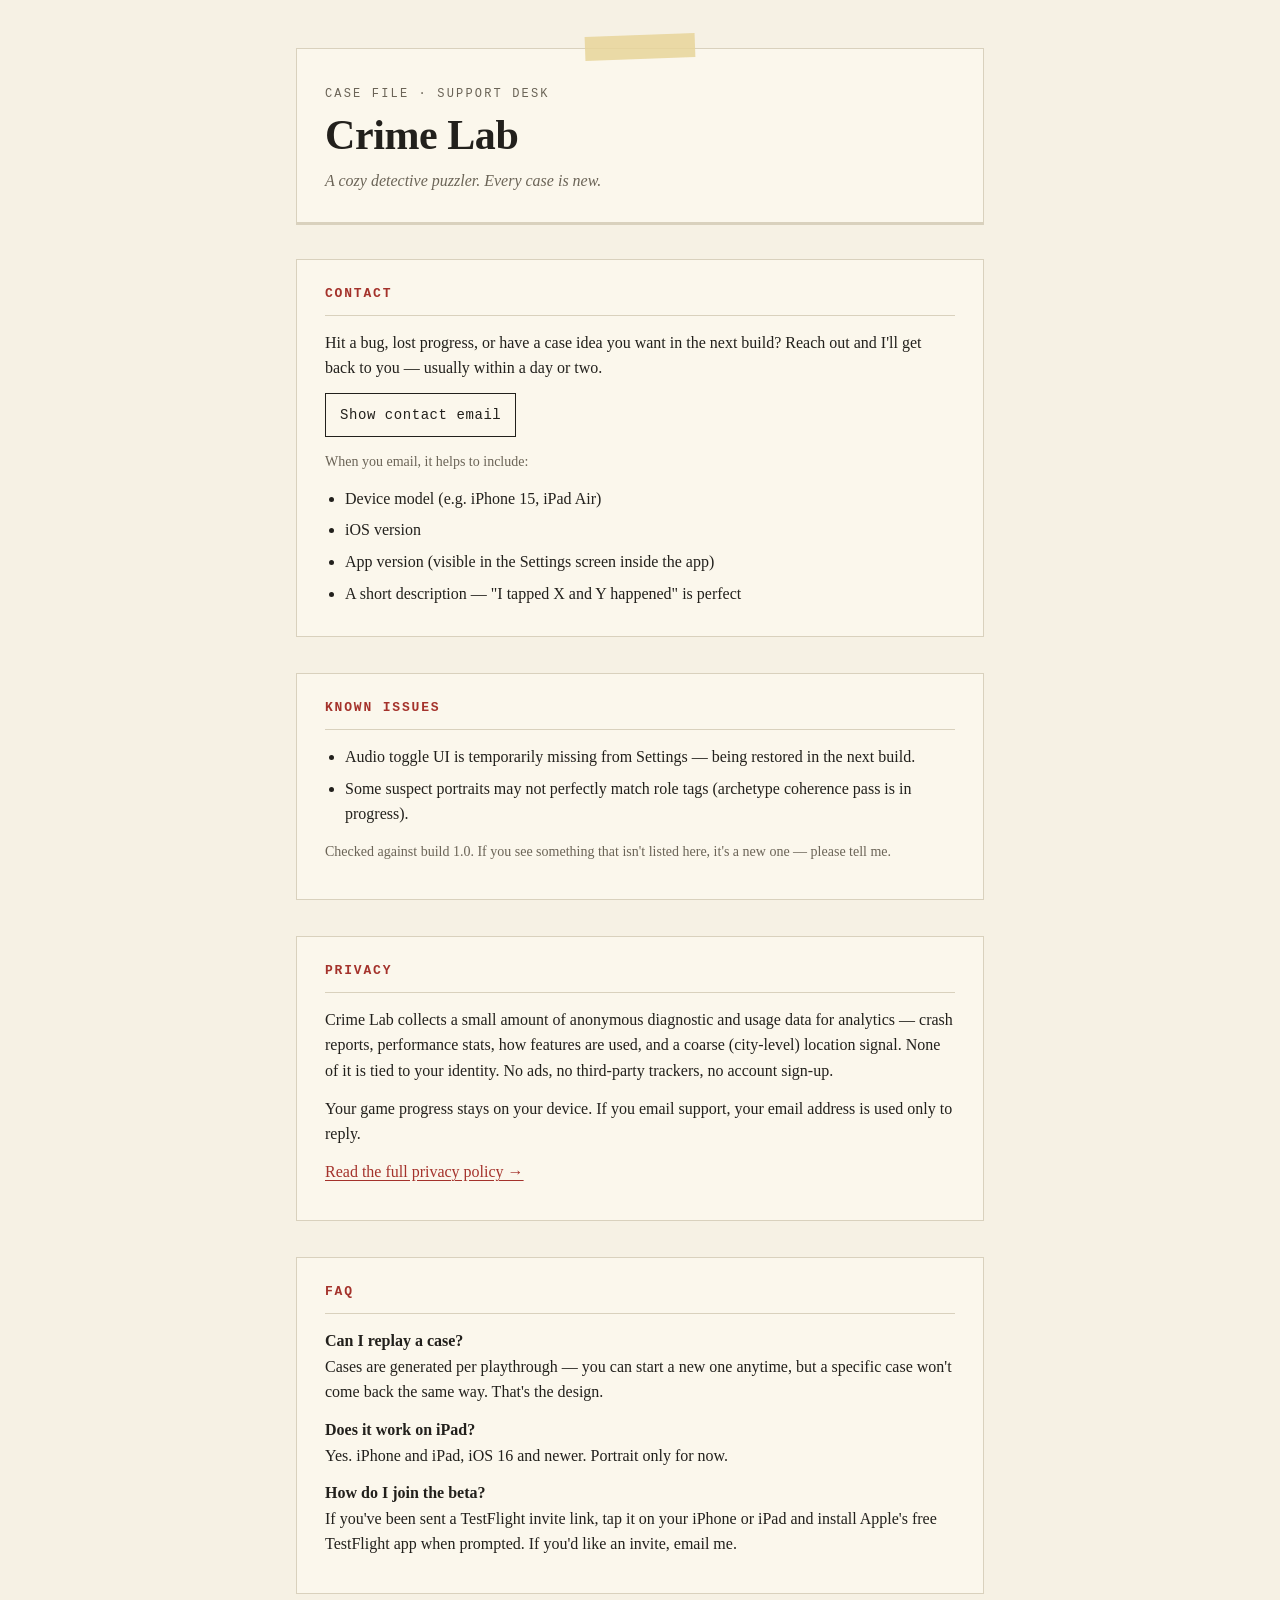
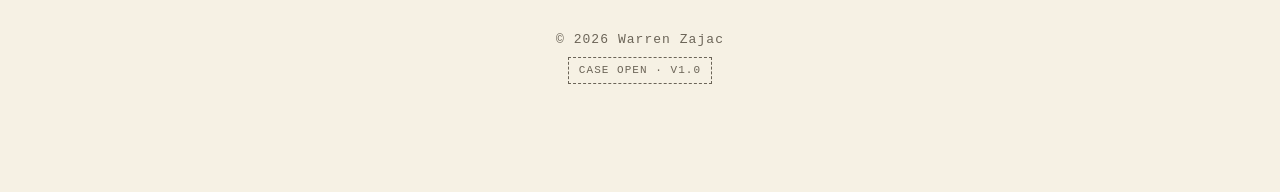
<file: index.html>
<!doctype html>
<html lang="en">
<head>
<meta charset="utf-8">
<meta name="viewport" content="width=device-width,initial-scale=1">
<title>Crime Lab — Support</title>
<meta name="description" content="Support, contact and known issues for Crime Lab, a cozy detective puzzler for iPhone and iPad.">
<meta name="robots" content="noai, noimageai">
<meta name="GPTBot" content="noindex">
<meta name="ClaudeBot" content="noindex">
<meta name="Google-Extended" content="noindex">
<style>
  :root {
    --bg: #f6f1e4;
    --paper: #fbf7ec;
    --ink: #22201c;
    --muted: #6b6457;
    --accent: #a4322b;
    --rule: #d9d1bd;
    --tape: #e8d59a;
  }
  @media (prefers-color-scheme: dark) {
    :root:not([data-theme="light"]) {
      --bg: #15130f;
      --paper: #1c1a16;
      --ink: #ede7d6;
      --muted: #9a9282;
      --accent: #e26b60;
      --rule: #2e2a22;
      --tape: #5a4a26;
    }
  }
  :root[data-theme="dark"] {
    --bg: #15130f;
    --paper: #1c1a16;
    --ink: #ede7d6;
    --muted: #9a9282;
    --accent: #e26b60;
    --rule: #2e2a22;
    --tape: #5a4a26;
  }
  * { box-sizing: border-box; }
  html, body { margin: 0; padding: 0; }
  body {
    background: var(--bg);
    color: var(--ink);
    font-family: Georgia, "Iowan Old Style", "Palatino Linotype", serif;
    line-height: 1.6;
    -webkit-font-smoothing: antialiased;
  }
  .wrap {
    max-width: 720px;
    margin: 0 auto;
    padding: 48px 16px 96px;
  }
  header {
    position: relative;
    background: var(--paper);
    border: 1px solid var(--rule);
    padding: 36px 28px 28px;
    box-shadow: 0 2px 0 var(--rule);
  }
  header::before {
    content: "";
    position: absolute;
    top: -14px; left: 50%;
    transform: translateX(-50%) rotate(-2deg);
    width: 110px; height: 24px;
    background: var(--tape);
    opacity: 0.85;
  }
  .eyebrow {
    font-family: "Courier New", monospace;
    letter-spacing: 0.18em;
    text-transform: uppercase;
    font-size: 12px;
    color: var(--muted);
    margin: 0 0 8px;
  }
  h1 {
    font-size: 42px;
    line-height: 1.1;
    margin: 0 0 10px;
    letter-spacing: -0.01em;
  }
  .tagline {
    color: var(--muted);
    margin: 0;
    font-style: italic;
  }
  section {
    margin-top: 36px;
    background: var(--paper);
    border: 1px solid var(--rule);
    padding: 24px 28px;
  }
  h2 {
    font-family: "Courier New", monospace;
    text-transform: uppercase;
    letter-spacing: 0.14em;
    font-size: 13px;
    color: var(--accent);
    margin: 0 0 14px;
    padding-bottom: 10px;
    border-bottom: 1px solid var(--rule);
  }
  p { margin: 0 0 12px; }
  a {
    color: var(--accent);
    text-decoration: underline;
    text-underline-offset: 3px;
  }
  a:hover { text-decoration-thickness: 2px; }
  ul { padding-left: 20px; margin: 0 0 4px; }
  li { margin-bottom: 6px; }
  .contact {
    display: inline-block;
    padding: 10px 14px;
    border: 1px solid var(--ink);
    color: var(--ink);
    text-decoration: none;
    font-family: "Courier New", monospace;
    font-size: 14px;
    letter-spacing: 0.04em;
    transition: background .15s, color .15s;
  }
  .contact:hover {
    background: var(--ink);
    color: var(--paper);
  }
  .meta {
    margin-top: 36px;
    text-align: center;
    color: var(--muted);
    font-size: 13px;
    font-family: "Courier New", monospace;
    letter-spacing: 0.08em;
  }
  .stamp {
    display: inline-block;
    margin-top: 6px;
    padding: 4px 10px;
    border: 1px dashed var(--muted);
    text-transform: uppercase;
    font-size: 11px;
  }
</style>
</head>
<body>
<div class="wrap">

  <header>
    <p class="eyebrow">Case File · Support Desk</p>
    <h1>Crime Lab</h1>
    <p class="tagline">A cozy detective puzzler. Every case is new.</p>
  </header>

  <section>
    <h2>Contact</h2>
    <p>Hit a bug, lost progress, or have a case idea you want in the next build? Reach out and I'll get back to you — usually within a day or two.</p>
    <p>
      <a id="contact-link" class="contact" href="#" rel="nofollow noindex noai">
        <span id="contact-label">Show contact email</span>
      </a>
    </p>
    <noscript>
      <p style="color:var(--muted);font-size:14px">JavaScript is disabled. Contact: <em>tweeter underscore like five oh at icloud dot com</em></p>
    </noscript>
    <p style="margin-top:14px;color:var(--muted);font-size:14px">When you email, it helps to include:</p>
    <ul>
      <li>Device model (e.g. iPhone 15, iPad Air)</li>
      <li>iOS version</li>
      <li>App version (visible in the Settings screen inside the app)</li>
      <li>A short description — "I tapped X and Y happened" is perfect</li>
    </ul>
  </section>

  <section>
    <h2>Known Issues</h2>
    <ul>
      <li>Audio toggle UI is temporarily missing from Settings — being restored in the next build.</li>
      <li>Some suspect portraits may not perfectly match role tags (archetype coherence pass is in progress).</li>
    </ul>
    <p style="color:var(--muted);font-size:14px;margin-top:14px">Checked against build 1.0. If you see something that isn't listed here, it's a new one — please tell me.</p>
  </section>

  <section>
    <h2>Privacy</h2>
    <p>Crime Lab collects a small amount of anonymous diagnostic and usage data for analytics &mdash; crash reports, performance stats, how features are used, and a coarse (city-level) location signal. None of it is tied to your identity. No ads, no third-party trackers, no account sign-up.</p>
    <p>Your game progress stays on your device. If you email support, your email address is used only to reply.</p>
    <p><a href="./privacy.html">Read the full privacy policy &rarr;</a></p>
  </section>

  <section>
    <h2>FAQ</h2>
    <p><strong>Can I replay a case?</strong><br>
    Cases are generated per playthrough — you can start a new one anytime, but a specific case won't come back the same way. That's the design.</p>
    <p><strong>Does it work on iPad?</strong><br>
    Yes. iPhone and iPad, iOS 16 and newer. Portrait only for now.</p>
    <p><strong>How do I join the beta?</strong><br>
    If you've been sent a TestFlight invite link, tap it on your iPhone or iPad and install Apple's free TestFlight app when prompted. If you'd like an invite, email me.</p>
  </section>

  <p class="meta">
    &copy; 2026 Warren Zajac<br>
    <span class="stamp">Case Open · v1.0</span>
  </p>

</div>
<script>
  (function () {
    var link = document.getElementById("contact-link");
    var label = document.getElementById("contact-label");
    if (!link || !label) return;
    function rot13(s) {
      return s.replace(/[A-Za-z]/g, function (c) {
        var code = c.charCodeAt(0);
        var base = code >= 97 ? 97 : 65;
        return String.fromCharCode(((code - base + 13) % 26) + base);
      });
    }
    var payload = "gjrrgre_yvxr5b@vpybhq.pbz";
    var subject = String.fromCharCode(63) + "subject=Crime" + String.fromCharCode(37) + "20Lab" + String.fromCharCode(37) + "20Support";
    var revealed = false;
    link.addEventListener("click", function (e) {
      if (!revealed) {
        e.preventDefault();
        var email = rot13(payload);
        link.href = ["mail","to:"].join("") + email + subject;
        label.textContent = email;
        revealed = true;
      }
    });
  })();
</script>
</body>
</html>
</file>
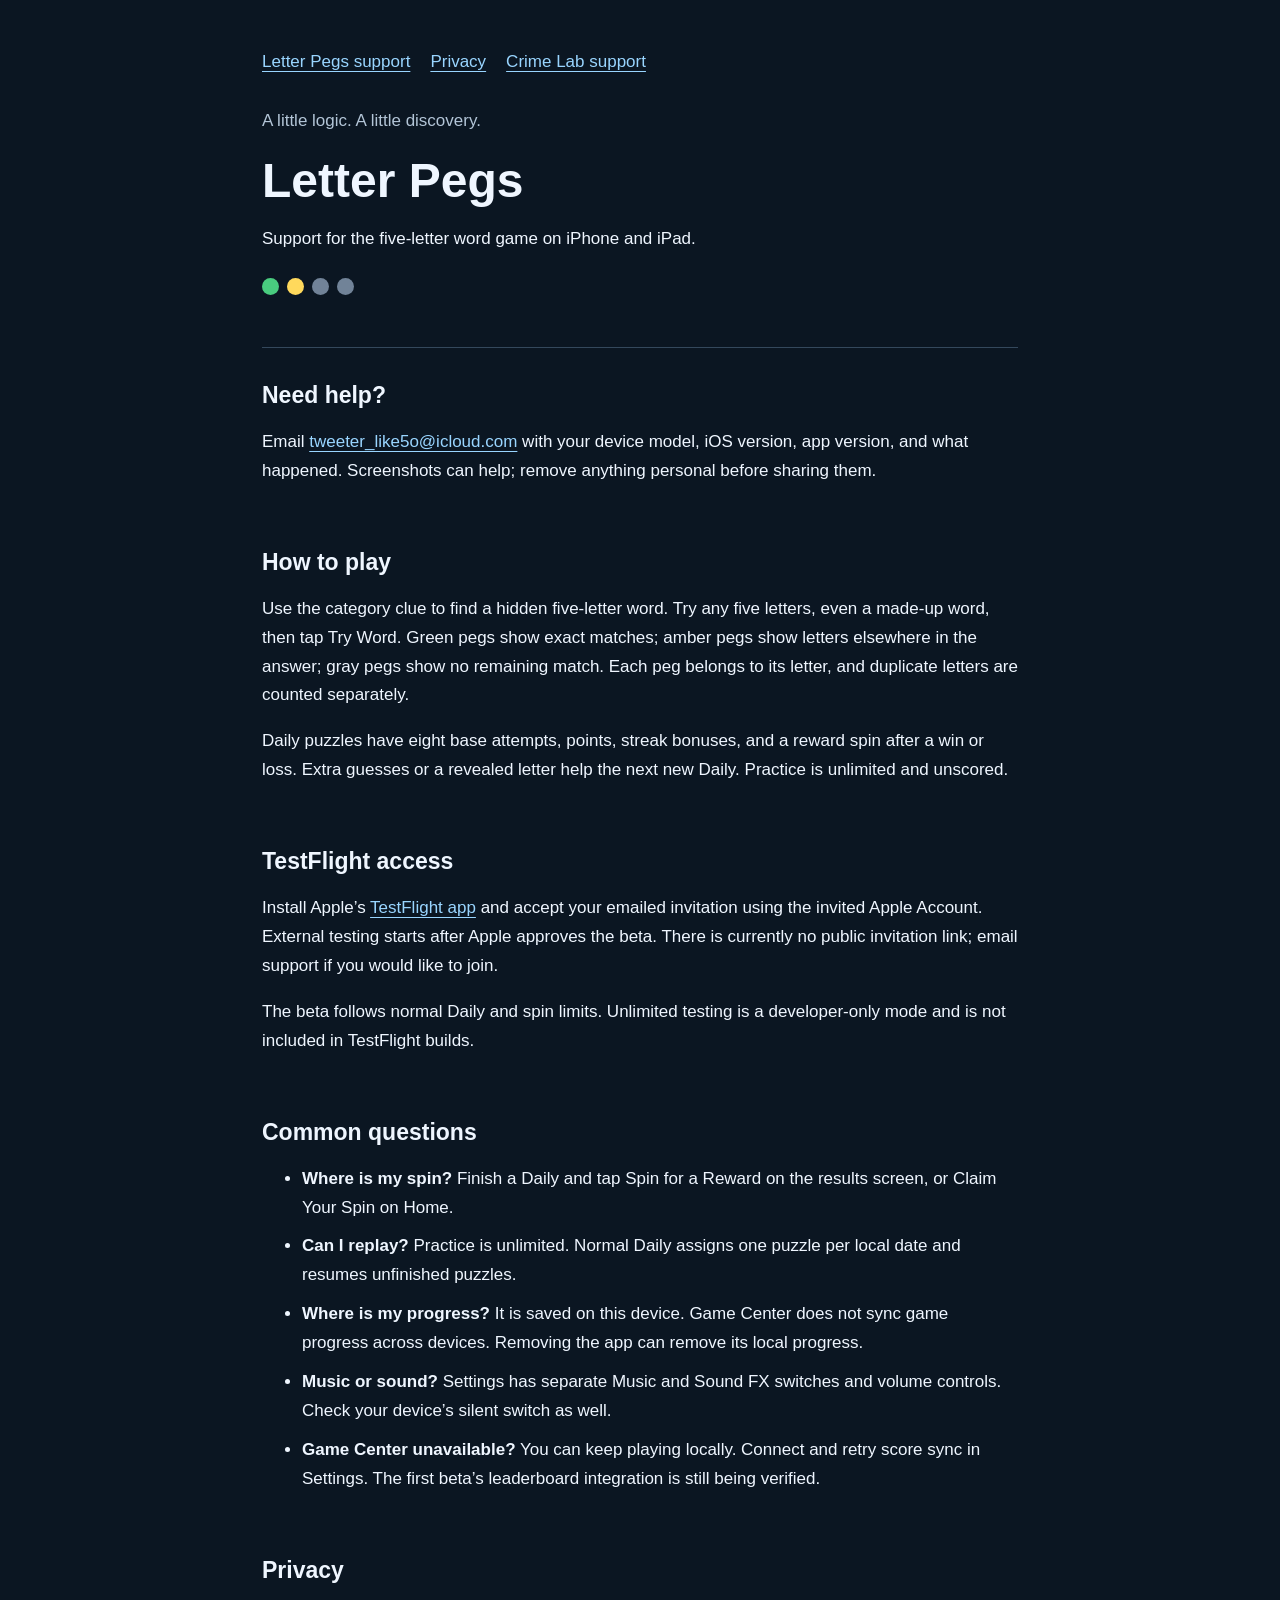
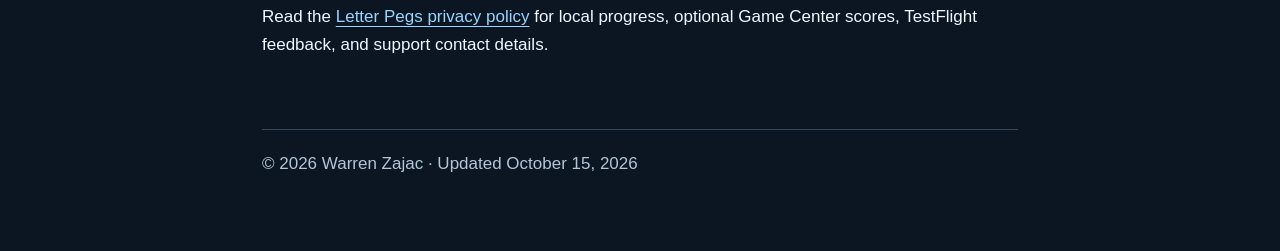
<file: letter-pegs/index.html>
<!doctype html><html lang="en"><head><meta charset="utf-8"><meta name="viewport" content="width=device-width,initial-scale=1"><title>Support | Letter Pegs</title><meta name="description" content="Help and beta testing information for Letter Pegs on iPhone and iPad."><link rel="stylesheet" href="style.css"></head><body><main><nav aria-label="Main"><a href="./">Letter Pegs support</a><a href="privacy.html">Privacy</a><a href="../">Crime Lab support</a></nav><header><p class="muted">A little logic. A little discovery.</p><h1>Letter Pegs</h1><p>Support for the five-letter word game on iPhone and iPad.</p><div class="pegs" aria-hidden="true"><i></i><i></i><i></i><i></i></div></header><section><h2>Need help?</h2><p>Email <a href="mailto:tweeter_like5o@icloud.com?subject=Letter%20Pegs%20Support">tweeter_like5o@icloud.com</a> with your device model, iOS version, app version, and what happened. Screenshots can help; remove anything personal before sharing them.</p></section><section><h2>How to play</h2><p>Use the category clue to find a hidden five-letter word. Try any five letters, even a made-up word, then tap Try Word. Green pegs show exact matches; amber pegs show letters elsewhere in the answer; gray pegs show no remaining match. Each peg belongs to its letter, and duplicate letters are counted separately.</p><p>Daily puzzles have eight base attempts, points, streak bonuses, and a reward spin after a win or loss. Extra guesses or a revealed letter help the next new Daily. Practice is unlimited and unscored.</p></section><section><h2>TestFlight access</h2><p>Install Apple’s <a href="https://testflight.apple.com/">TestFlight app</a> and accept your emailed invitation using the invited Apple Account. External testing starts after Apple approves the beta. There is currently no public invitation link; email support if you would like to join.</p><p>The beta follows normal Daily and spin limits. Unlimited testing is a developer-only mode and is not included in TestFlight builds.</p></section><section><h2>Common questions</h2><ul><li><strong>Where is my spin?</strong> Finish a Daily and tap Spin for a Reward on the results screen, or Claim Your Spin on Home.</li><li><strong>Can I replay?</strong> Practice is unlimited. Normal Daily assigns one puzzle per local date and resumes unfinished puzzles.</li><li><strong>Where is my progress?</strong> It is saved on this device. Game Center does not sync game progress across devices. Removing the app can remove its local progress.</li><li><strong>Music or sound?</strong> Settings has separate Music and Sound FX switches and volume controls. Check your device’s silent switch as well.</li><li><strong>Game Center unavailable?</strong> You can keep playing locally. Connect and retry score sync in Settings. The first beta’s leaderboard integration is still being verified.</li></ul></section><section><h2>Privacy</h2><p>Read the <a href="privacy.html">Letter Pegs privacy policy</a> for local progress, optional Game Center scores, TestFlight feedback, and support contact details.</p></section><footer>© 2026 Warren Zajac · Updated October 15, 2026</footer></main></body></html>
</file>
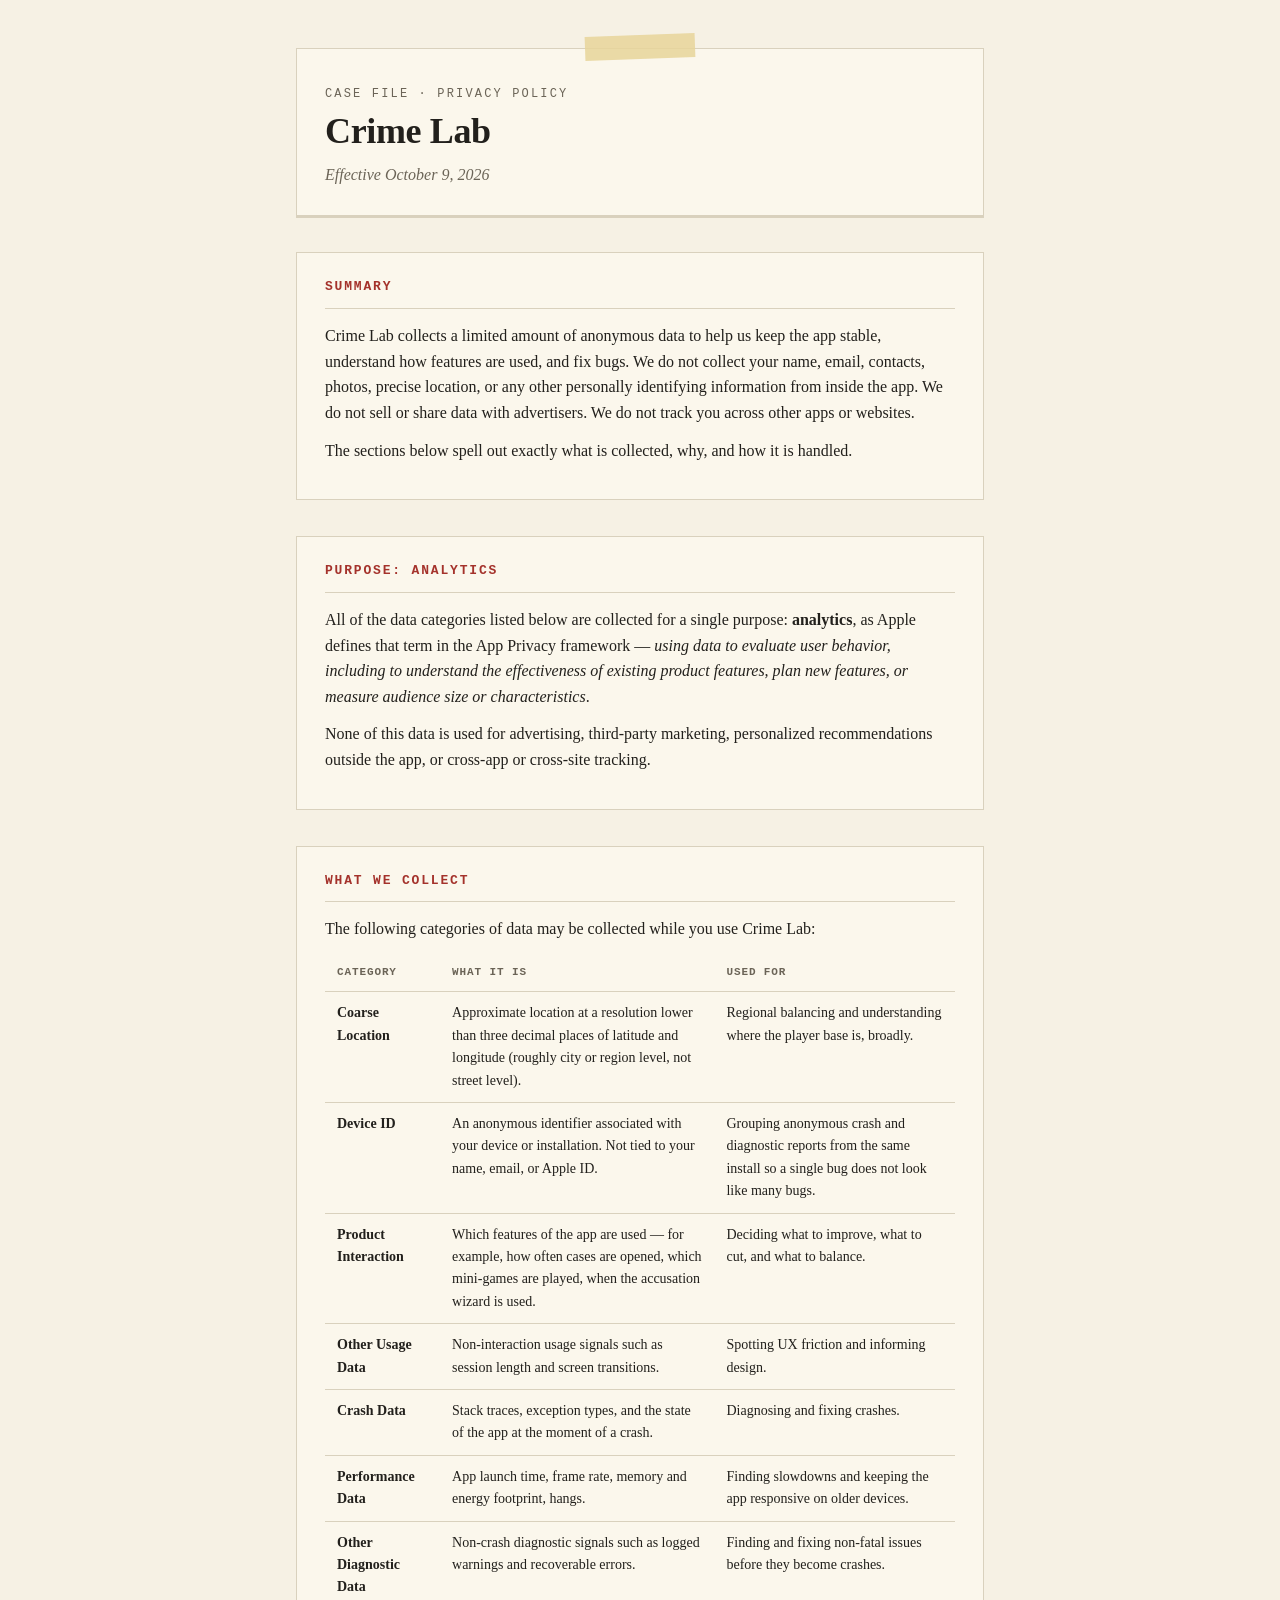
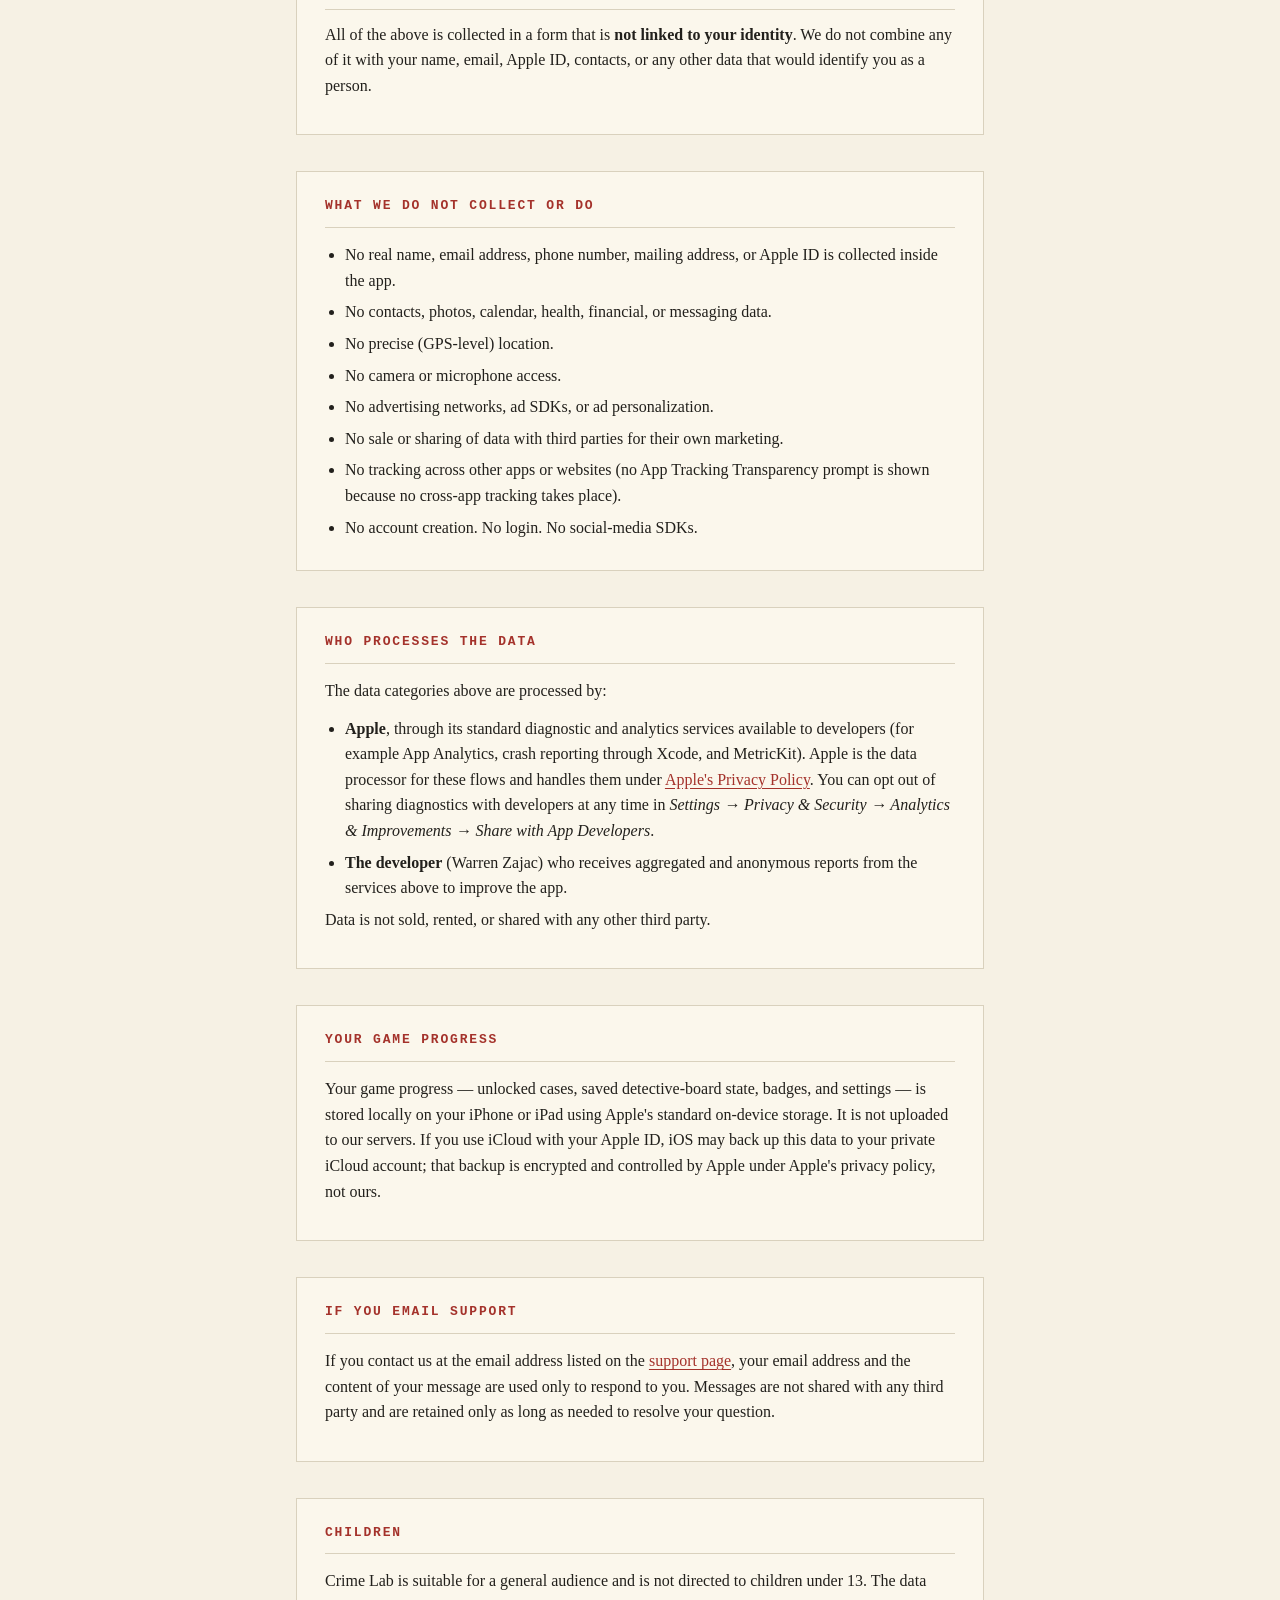
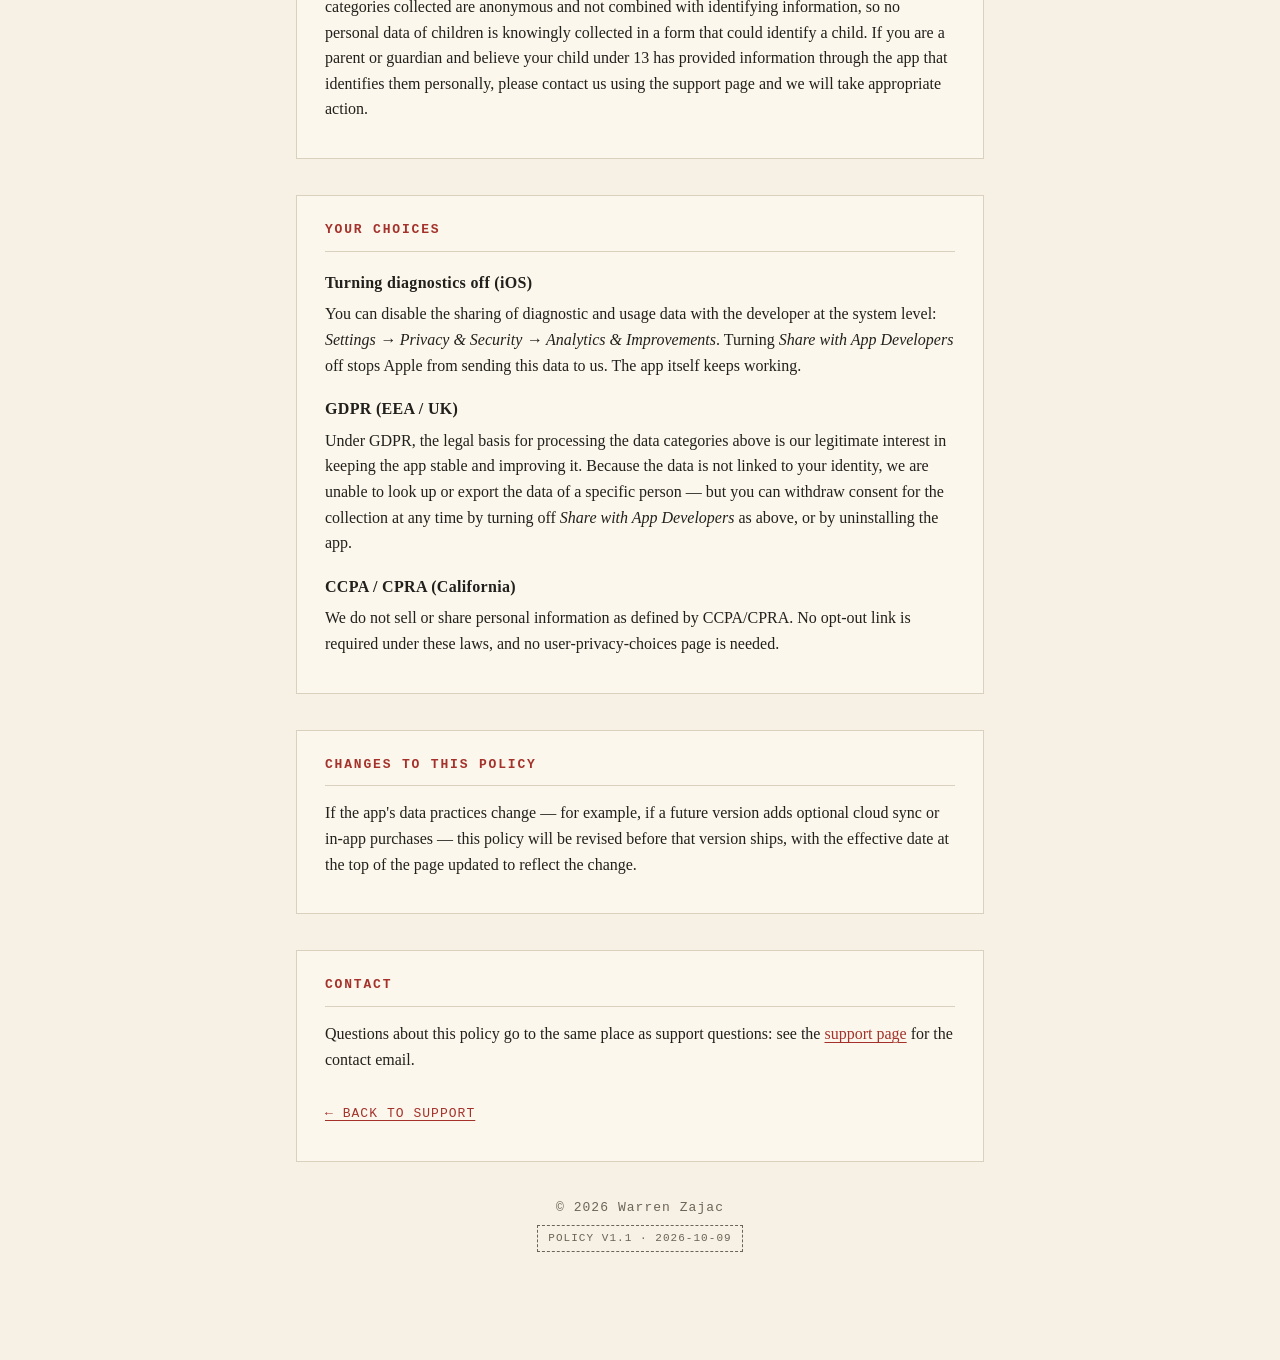
<file: privacy.html>
<!doctype html>
<html lang="en">
<head>
<meta charset="utf-8">
<meta name="viewport" content="width=device-width,initial-scale=1">
<title>Crime Lab — Privacy Policy</title>
<meta name="description" content="Privacy policy for Crime Lab. What is collected, why, and how it is handled.">
<meta name="robots" content="noai, noimageai">
<meta name="GPTBot" content="noindex">
<meta name="ClaudeBot" content="noindex">
<meta name="Google-Extended" content="noindex">
<style>
  :root {
    --bg: #f6f1e4;
    --paper: #fbf7ec;
    --ink: #22201c;
    --muted: #6b6457;
    --accent: #a4322b;
    --rule: #d9d1bd;
    --tape: #e8d59a;
  }
  @media (prefers-color-scheme: dark) {
    :root:not([data-theme="light"]) {
      --bg: #15130f;
      --paper: #1c1a16;
      --ink: #ede7d6;
      --muted: #9a9282;
      --accent: #e26b60;
      --rule: #2e2a22;
      --tape: #5a4a26;
    }
  }
  :root[data-theme="dark"] {
    --bg: #15130f;
    --paper: #1c1a16;
    --ink: #ede7d6;
    --muted: #9a9282;
    --accent: #e26b60;
    --rule: #2e2a22;
    --tape: #5a4a26;
  }
  * { box-sizing: border-box; }
  html, body { margin: 0; padding: 0; }
  body {
    background: var(--bg);
    color: var(--ink);
    font-family: Georgia, "Iowan Old Style", "Palatino Linotype", serif;
    line-height: 1.6;
    -webkit-font-smoothing: antialiased;
  }
  .wrap {
    max-width: 720px;
    margin: 0 auto;
    padding: 48px 16px 96px;
  }
  header {
    position: relative;
    background: var(--paper);
    border: 1px solid var(--rule);
    padding: 36px 28px 28px;
    box-shadow: 0 2px 0 var(--rule);
  }
  header::before {
    content: "";
    position: absolute;
    top: -14px; left: 50%;
    transform: translateX(-50%) rotate(-2deg);
    width: 110px; height: 24px;
    background: var(--tape);
    opacity: 0.85;
  }
  .eyebrow {
    font-family: "Courier New", monospace;
    letter-spacing: 0.18em;
    text-transform: uppercase;
    font-size: 12px;
    color: var(--muted);
    margin: 0 0 8px;
  }
  h1 {
    font-size: 36px;
    line-height: 1.1;
    margin: 0 0 10px;
    letter-spacing: -0.01em;
  }
  .tagline {
    color: var(--muted);
    margin: 0;
    font-style: italic;
  }
  section {
    margin-top: 36px;
    background: var(--paper);
    border: 1px solid var(--rule);
    padding: 24px 28px;
  }
  h2 {
    font-family: "Courier New", monospace;
    text-transform: uppercase;
    letter-spacing: 0.14em;
    font-size: 13px;
    color: var(--accent);
    margin: 0 0 14px;
    padding-bottom: 10px;
    border-bottom: 1px solid var(--rule);
  }
  h3 {
    font-size: 16px;
    margin: 18px 0 6px;
    letter-spacing: 0.02em;
  }
  p { margin: 0 0 12px; }
  a {
    color: var(--accent);
    text-decoration: underline;
    text-underline-offset: 3px;
  }
  a:hover { text-decoration-thickness: 2px; }
  ul { padding-left: 20px; margin: 0 0 4px; }
  li { margin-bottom: 6px; }
  table {
    width: 100%;
    border-collapse: collapse;
    margin: 10px 0 12px;
    font-size: 14px;
  }
  th, td {
    text-align: left;
    padding: 10px 12px;
    border-bottom: 1px solid var(--rule);
    vertical-align: top;
  }
  th {
    font-family: "Courier New", monospace;
    text-transform: uppercase;
    letter-spacing: 0.08em;
    font-size: 11px;
    color: var(--muted);
  }
  .meta {
    margin-top: 36px;
    text-align: center;
    color: var(--muted);
    font-size: 13px;
    font-family: "Courier New", monospace;
    letter-spacing: 0.08em;
  }
  .stamp {
    display: inline-block;
    margin-top: 6px;
    padding: 4px 10px;
    border: 1px dashed var(--muted);
    text-transform: uppercase;
    font-size: 11px;
  }
  .back {
    display: inline-block;
    margin-top: 20px;
    font-family: "Courier New", monospace;
    font-size: 13px;
    text-transform: uppercase;
    letter-spacing: 0.08em;
  }
</style>
</head>
<body>
<div class="wrap">

  <header>
    <p class="eyebrow">Case File · Privacy Policy</p>
    <h1>Crime Lab</h1>
    <p class="tagline">Effective October 9, 2026</p>
  </header>

  <section>
    <h2>Summary</h2>
    <p>Crime Lab collects a limited amount of anonymous data to help us keep the app stable, understand how features are used, and fix bugs. We do not collect your name, email, contacts, photos, precise location, or any other personally identifying information from inside the app. We do not sell or share data with advertisers. We do not track you across other apps or websites.</p>
    <p>The sections below spell out exactly what is collected, why, and how it is handled.</p>
  </section>

  <section>
    <h2>Purpose: Analytics</h2>
    <p>All of the data categories listed below are collected for a single purpose: <strong>analytics</strong>, as Apple defines that term in the App Privacy framework &mdash; <em>using data to evaluate user behavior, including to understand the effectiveness of existing product features, plan new features, or measure audience size or characteristics</em>.</p>
    <p>None of this data is used for advertising, third-party marketing, personalized recommendations outside the app, or cross-app or cross-site tracking.</p>
  </section>

  <section>
    <h2>What we collect</h2>
    <p>The following categories of data may be collected while you use Crime Lab:</p>
    <table>
      <thead>
        <tr><th>Category</th><th>What it is</th><th>Used for</th></tr>
      </thead>
      <tbody>
        <tr>
          <td><strong>Coarse Location</strong></td>
          <td>Approximate location at a resolution lower than three decimal places of latitude and longitude (roughly city or region level, not street level).</td>
          <td>Regional balancing and understanding where the player base is, broadly.</td>
        </tr>
        <tr>
          <td><strong>Device ID</strong></td>
          <td>An anonymous identifier associated with your device or installation. Not tied to your name, email, or Apple ID.</td>
          <td>Grouping anonymous crash and diagnostic reports from the same install so a single bug does not look like many bugs.</td>
        </tr>
        <tr>
          <td><strong>Product Interaction</strong></td>
          <td>Which features of the app are used — for example, how often cases are opened, which mini-games are played, when the accusation wizard is used.</td>
          <td>Deciding what to improve, what to cut, and what to balance.</td>
        </tr>
        <tr>
          <td><strong>Other Usage Data</strong></td>
          <td>Non-interaction usage signals such as session length and screen transitions.</td>
          <td>Spotting UX friction and informing design.</td>
        </tr>
        <tr>
          <td><strong>Crash Data</strong></td>
          <td>Stack traces, exception types, and the state of the app at the moment of a crash.</td>
          <td>Diagnosing and fixing crashes.</td>
        </tr>
        <tr>
          <td><strong>Performance Data</strong></td>
          <td>App launch time, frame rate, memory and energy footprint, hangs.</td>
          <td>Finding slowdowns and keeping the app responsive on older devices.</td>
        </tr>
        <tr>
          <td><strong>Other Diagnostic Data</strong></td>
          <td>Non-crash diagnostic signals such as logged warnings and recoverable errors.</td>
          <td>Finding and fixing non-fatal issues before they become crashes.</td>
        </tr>
      </tbody>
    </table>
    <p>All of the above is collected in a form that is <strong>not linked to your identity</strong>. We do not combine any of it with your name, email, Apple ID, contacts, or any other data that would identify you as a person.</p>
  </section>

  <section>
    <h2>What we do not collect or do</h2>
    <ul>
      <li>No real name, email address, phone number, mailing address, or Apple ID is collected inside the app.</li>
      <li>No contacts, photos, calendar, health, financial, or messaging data.</li>
      <li>No precise (GPS-level) location.</li>
      <li>No camera or microphone access.</li>
      <li>No advertising networks, ad SDKs, or ad personalization.</li>
      <li>No sale or sharing of data with third parties for their own marketing.</li>
      <li>No tracking across other apps or websites (no App Tracking Transparency prompt is shown because no cross-app tracking takes place).</li>
      <li>No account creation. No login. No social-media SDKs.</li>
    </ul>
  </section>

  <section>
    <h2>Who processes the data</h2>
    <p>The data categories above are processed by:</p>
    <ul>
      <li><strong>Apple</strong>, through its standard diagnostic and analytics services available to developers (for example App Analytics, crash reporting through Xcode, and MetricKit). Apple is the data processor for these flows and handles them under <a href="https://www.apple.com/legal/privacy/" rel="noopener">Apple's Privacy Policy</a>. You can opt out of sharing diagnostics with developers at any time in <em>Settings &rarr; Privacy &amp; Security &rarr; Analytics &amp; Improvements &rarr; Share with App Developers</em>.</li>
      <li><strong>The developer</strong> (Warren Zajac) who receives aggregated and anonymous reports from the services above to improve the app.</li>
    </ul>
    <p>Data is not sold, rented, or shared with any other third party.</p>
  </section>

  <section>
    <h2>Your game progress</h2>
    <p>Your game progress — unlocked cases, saved detective-board state, badges, and settings — is stored locally on your iPhone or iPad using Apple's standard on-device storage. It is not uploaded to our servers. If you use iCloud with your Apple ID, iOS may back up this data to your private iCloud account; that backup is encrypted and controlled by Apple under Apple's privacy policy, not ours.</p>
  </section>

  <section>
    <h2>If you email support</h2>
    <p>If you contact us at the email address listed on the <a href="./">support page</a>, your email address and the content of your message are used only to respond to you. Messages are not shared with any third party and are retained only as long as needed to resolve your question.</p>
  </section>

  <section>
    <h2>Children</h2>
    <p>Crime Lab is suitable for a general audience and is not directed to children under 13. The data categories collected are anonymous and not combined with identifying information, so no personal data of children is knowingly collected in a form that could identify a child. If you are a parent or guardian and believe your child under 13 has provided information through the app that identifies them personally, please contact us using the support page and we will take appropriate action.</p>
  </section>

  <section>
    <h2>Your choices</h2>
    <h3>Turning diagnostics off (iOS)</h3>
    <p>You can disable the sharing of diagnostic and usage data with the developer at the system level: <em>Settings &rarr; Privacy &amp; Security &rarr; Analytics &amp; Improvements</em>. Turning <em>Share with App Developers</em> off stops Apple from sending this data to us. The app itself keeps working.</p>
    <h3>GDPR (EEA / UK)</h3>
    <p>Under GDPR, the legal basis for processing the data categories above is our legitimate interest in keeping the app stable and improving it. Because the data is not linked to your identity, we are unable to look up or export the data of a specific person — but you can withdraw consent for the collection at any time by turning off <em>Share with App Developers</em> as above, or by uninstalling the app.</p>
    <h3>CCPA / CPRA (California)</h3>
    <p>We do not sell or share personal information as defined by CCPA/CPRA. No opt-out link is required under these laws, and no user-privacy-choices page is needed.</p>
  </section>

  <section>
    <h2>Changes to this policy</h2>
    <p>If the app's data practices change — for example, if a future version adds optional cloud sync or in-app purchases — this policy will be revised before that version ships, with the effective date at the top of the page updated to reflect the change.</p>
  </section>

  <section>
    <h2>Contact</h2>
    <p>Questions about this policy go to the same place as support questions: see the <a href="./">support page</a> for the contact email.</p>
    <p><a class="back" href="./">&larr; Back to support</a></p>
  </section>

  <p class="meta">
    &copy; 2026 Warren Zajac<br>
    <span class="stamp">Policy v1.1 · 2026-10-09</span>
  </p>

</div>
</body>
</html>
</file>
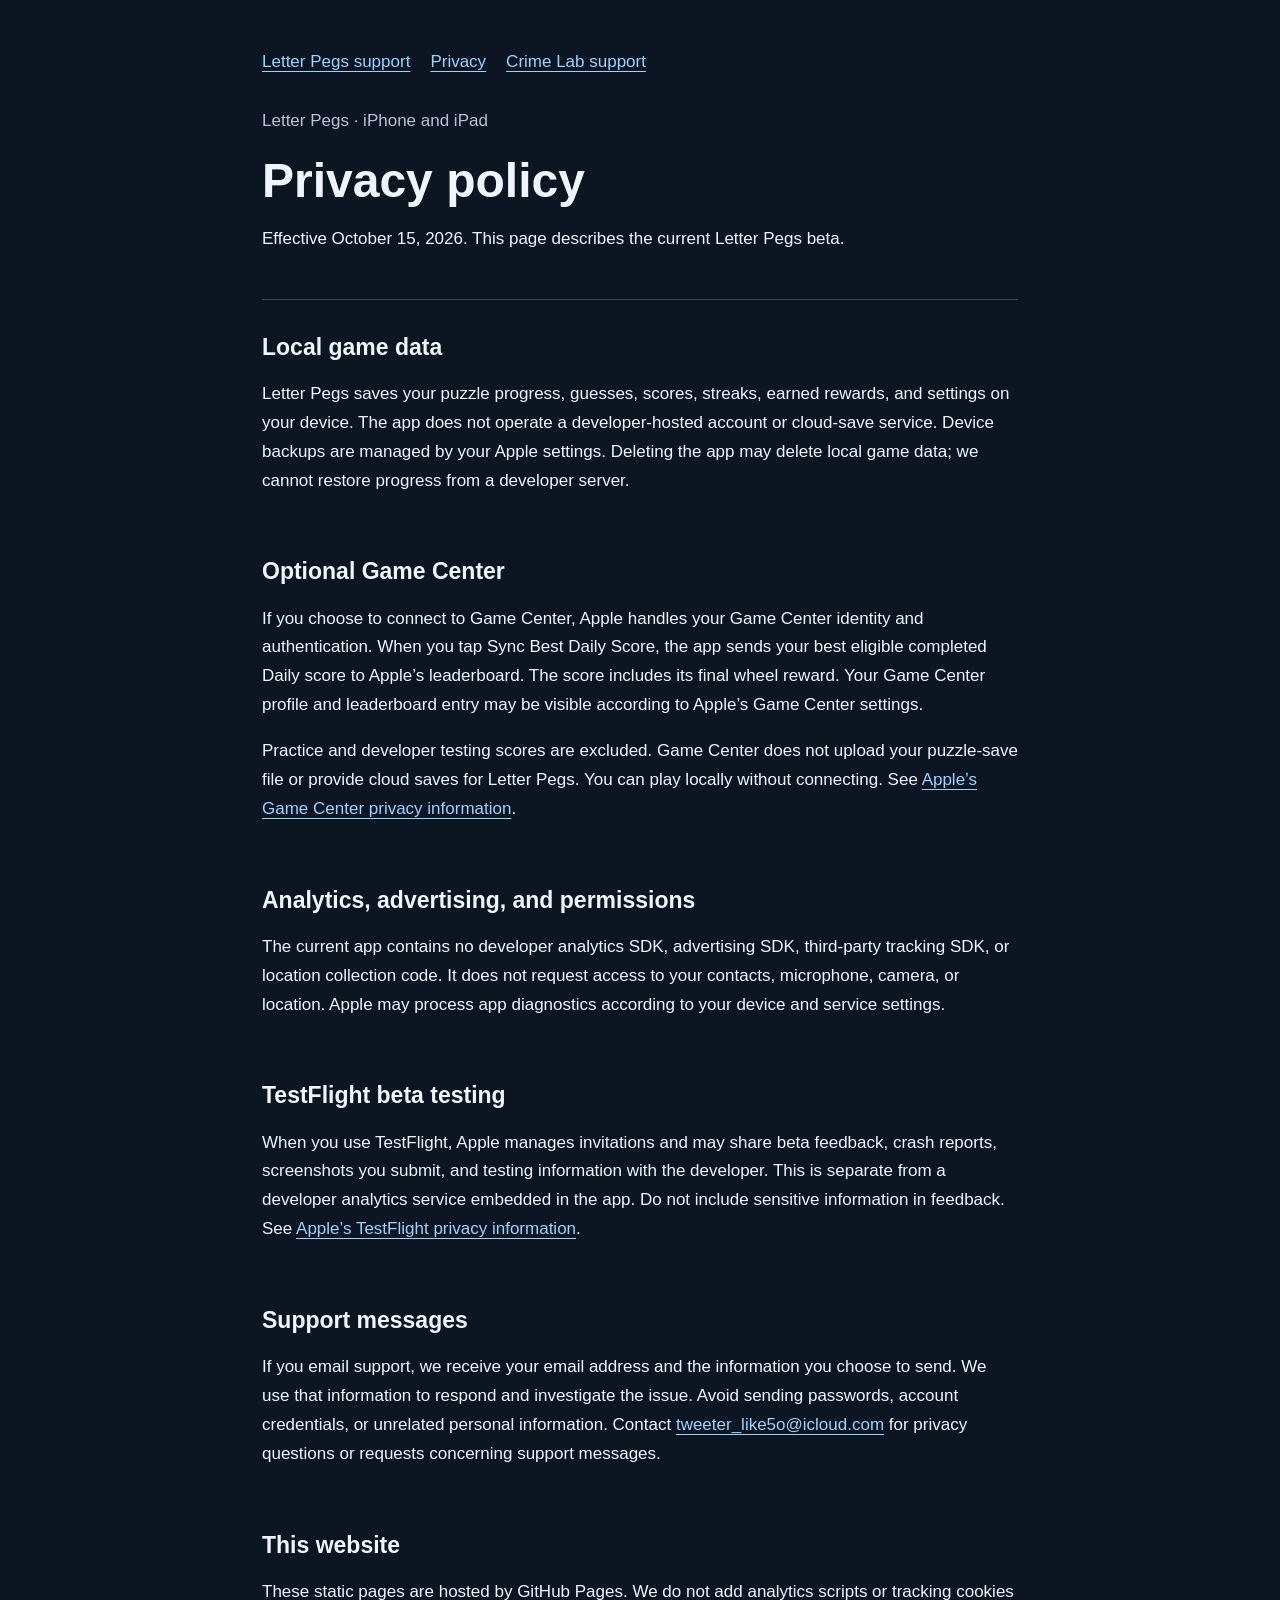
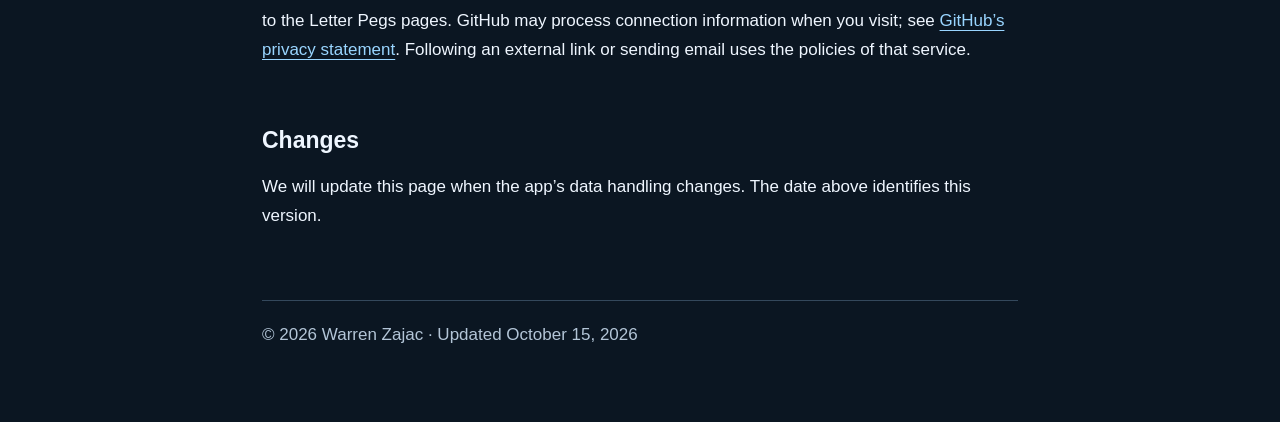
<file: letter-pegs/privacy.html>
<!doctype html><html lang="en"><head><meta charset="utf-8"><meta name="viewport" content="width=device-width,initial-scale=1"><title>Privacy | Letter Pegs</title><meta name="description" content="How Letter Pegs handles local progress, Game Center, beta feedback, and support messages."><link rel="stylesheet" href="style.css"></head><body><main><nav aria-label="Main"><a href="./">Letter Pegs support</a><a href="privacy.html">Privacy</a><a href="../">Crime Lab support</a></nav><header><p class="muted">Letter Pegs · iPhone and iPad</p><h1>Privacy policy</h1><p>Effective October 15, 2026. This page describes the current Letter Pegs beta.</p></header><section><h2>Local game data</h2><p>Letter Pegs saves your puzzle progress, guesses, scores, streaks, earned rewards, and settings on your device. The app does not operate a developer-hosted account or cloud-save service. Device backups are managed by your Apple settings. Deleting the app may delete local game data; we cannot restore progress from a developer server.</p></section><section><h2>Optional Game Center</h2><p>If you choose to connect to Game Center, Apple handles your Game Center identity and authentication. When you tap Sync Best Daily Score, the app sends your best eligible completed Daily score to Apple’s leaderboard. The score includes its final wheel reward. Your Game Center profile and leaderboard entry may be visible according to Apple’s Game Center settings.</p><p>Practice and developer testing scores are excluded. Game Center does not upload your puzzle-save file or provide cloud saves for Letter Pegs. You can play locally without connecting. See <a href="https://www.apple.com/legal/privacy/data/en/game-center/">Apple’s Game Center privacy information</a>.</p></section><section><h2>Analytics, advertising, and permissions</h2><p>The current app contains no developer analytics SDK, advertising SDK, third-party tracking SDK, or location collection code. It does not request access to your contacts, microphone, camera, or location. Apple may process app diagnostics according to your device and service settings.</p></section><section><h2>TestFlight beta testing</h2><p>When you use TestFlight, Apple manages invitations and may share beta feedback, crash reports, screenshots you submit, and testing information with the developer. This is separate from a developer analytics service embedded in the app. Do not include sensitive information in feedback. See <a href="https://www.apple.com/legal/privacy/data/en/test-flight/">Apple’s TestFlight privacy information</a>.</p></section><section><h2>Support messages</h2><p>If you email support, we receive your email address and the information you choose to send. We use that information to respond and investigate the issue. Avoid sending passwords, account credentials, or unrelated personal information. Contact <a href="mailto:tweeter_like5o@icloud.com?subject=Letter%20Pegs%20Privacy">tweeter_like5o@icloud.com</a> for privacy questions or requests concerning support messages.</p></section><section><h2>This website</h2><p>These static pages are hosted by GitHub Pages. We do not add analytics scripts or tracking cookies to the Letter Pegs pages. GitHub may process connection information when you visit; see <a href="https://docs.github.com/en/site-policy/privacy-policies/github-general-privacy-statement">GitHub’s privacy statement</a>. Following an external link or sending email uses the policies of that service.</p></section><section><h2>Changes</h2><p>We will update this page when the app’s data handling changes. The date above identifies this version.</p></section><footer>© 2026 Warren Zajac · Updated October 15, 2026</footer></main></body></html>
</file>
<file: letter-pegs/style.css>
*{box-sizing:border-box}body{margin:0;background:#0b1622;color:#eff6ff;font:17px/1.7 -apple-system,BlinkMacSystemFont,"Segoe UI",sans-serif}main{max-width:800px;margin:auto;padding:48px 22px 72px}header{padding-bottom:28px;border-bottom:1px solid #34485c}nav{display:flex;flex-wrap:wrap;gap:20px;margin-bottom:30px}a{color:#99d5ff;text-underline-offset:4px}a:focus-visible{outline:3px solid #ffd95c;outline-offset:5px}h1{font-size:clamp(32px,7vw,48px);line-height:1.15;margin:8px 0 16px}h2{font-size:23px;line-height:1.35;margin:32px 0 12px}.muted,footer{color:#b3c5d7}.pegs{display:flex;gap:8px;margin:24px 0}.pegs i{width:17px;height:17px;border-radius:50%;background:#49cc7f}.pegs i:nth-child(2){background:#ffd95c}.pegs i:nth-child(n+3){background:#718398}section{padding-bottom:12px}li{margin-bottom:10px}footer{margin-top:40px;padding-top:20px;border-top:1px solid #34485c}
</file>
